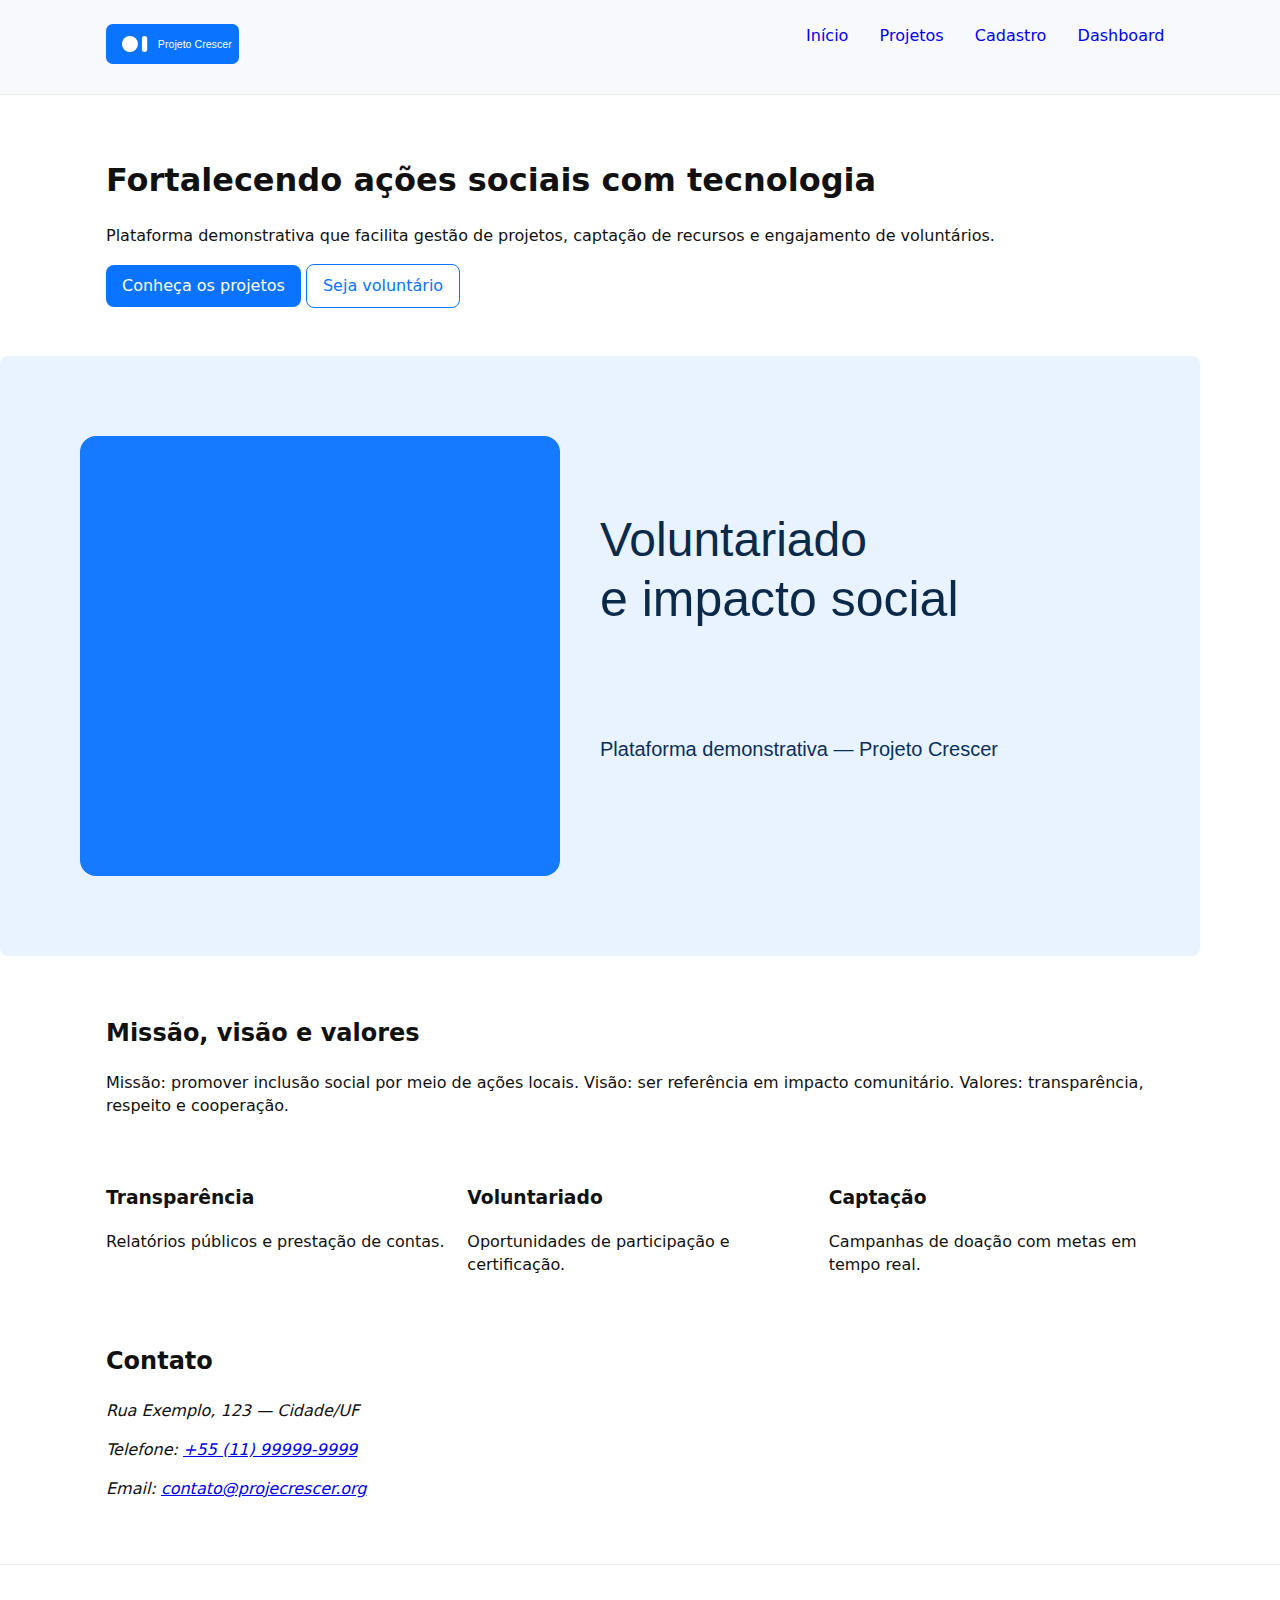
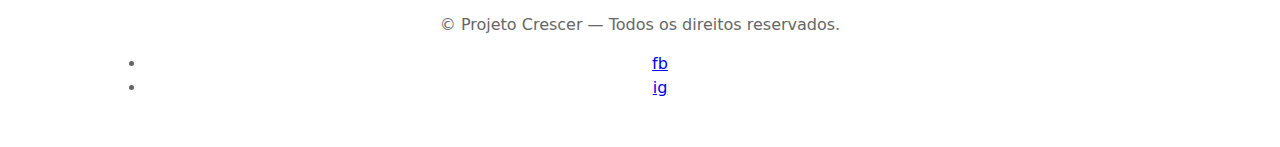
<file: index.html>
<!doctype html>
<html lang="pt-BR">
<head>
  <meta charset="utf-8" />
  <meta name="viewport" content="width=device-width,initial-scale=1" />
  <title>Projeto Crescer — Presença Digital Profissional</title>
  <meta name="description" content="Plataforma demonstrativa para gestão de ONGs: projetos, doações e voluntariado." />
  <link rel="stylesheet" href="css/style.css">
</head>
<body>
  <a class="skip-link" href="#main">Ir para o conteúdo</a>

  <header class="site-header" role="banner">
    <div class="container">
      <a href="index.html" class="brand" aria-label="Página inicial da ONG">
        <img src="images/logo.svg" alt="Projeto Crescer logo" class="logo" />
      </a>

      <nav class="main-nav" role="navigation" aria-label="Menu principal">
        <button id="navToggle" aria-expanded="false" aria-controls="menuList">Menu</button>
        <ul id="menuList" class="menu-list">
          <li><a href="index.html">Início</a></li>
          <li><a href="projetos.html">Projetos</a></li>
          <li><a href="cadastro.html">Cadastro</a></li>
          <li><a href="admin.html">Dashboard</a></li>
        </ul>
      </nav>
    </div>
  </header>

  <main id="main">
    <section class="hero" aria-labelledby="hero-title">
      <div class="container">
        <h1 id="hero-title">Fortalecendo ações sociais com tecnologia</h1>
        <p>Plataforma demonstrativa que facilita gestão de projetos, captação de recursos e engajamento de voluntários.</p>
        <p><a class="btn" href="projetos.html">Conheça os projetos</a> <a class="btn ghost" href="cadastro.html">Seja voluntário</a></p>
      </div>
      <picture>
        <source srcset="images/hero-800.svg 800w, images/hero-1200.svg 1200w" sizes="(max-width:600px) 100vw, 1200px">
        <img src="images/hero-800.svg" alt="Voluntários trabalhando em projeto comunitário" loading="lazy">
      </picture>
    </section>

    <section class="about" aria-labelledby="about-title">
      <div class="container">
        <h2 id="about-title">Missão, visão e valores</h2>
        <p>Missão: promover inclusão social por meio de ações locais. Visão: ser referência em impacto comunitário. Valores: transparência, respeito e cooperação.</p>
      </div>
    </section>

    <section class="highlights" aria-labelledby="highlights-title">
      <div class="container grid">
        <h2 id="highlights-title" class="sr-only">Destaques</h2>

        <article aria-labelledby="h1">
          <h3 id="h1">Transparência</h3>
          <p>Relatórios públicos e prestação de contas.</p>
        </article>

        <article aria-labelledby="h2">
          <h3 id="h2">Voluntariado</h3>
          <p>Oportunidades de participação e certificação.</p>
        </article>

        <article aria-labelledby="h3">
          <h3 id="h3">Captação</h3>
          <p>Campanhas de doação com metas em tempo real.</p>
        </article>
      </div>
    </section>

    <section id="contato" class="contact" aria-labelledby="contact-title">
      <div class="container">
        <h2 id="contact-title">Contato</h2>
        <address>
          <p>Rua Exemplo, 123 — Cidade/UF</p>
          <p>Telefone: <a href="tel:+551199999999">+55 (11) 99999-9999</a></p>
          <p>Email: <a href="mailto:contato@projecrescer.org">contato@projecrescer.org</a></p>
        </address>
      </div>
    </section>
  </main>

  <footer role="contentinfo">
    <div class="container">
      <p>&copy; <span id="year"></span> Projeto Crescer — Todos os direitos reservados.</p>
      <nav aria-label="Redes sociais">
        <ul class="socials">
          <li><a href="#" aria-label="Facebook">fb</a></li>
          <li><a href="#" aria-label="Instagram">ig</a></li>
        </ul>
      </nav>
    </div>
  </footer>

  <script src="js/main.js" defer></script>
</body>
</html>
</file>
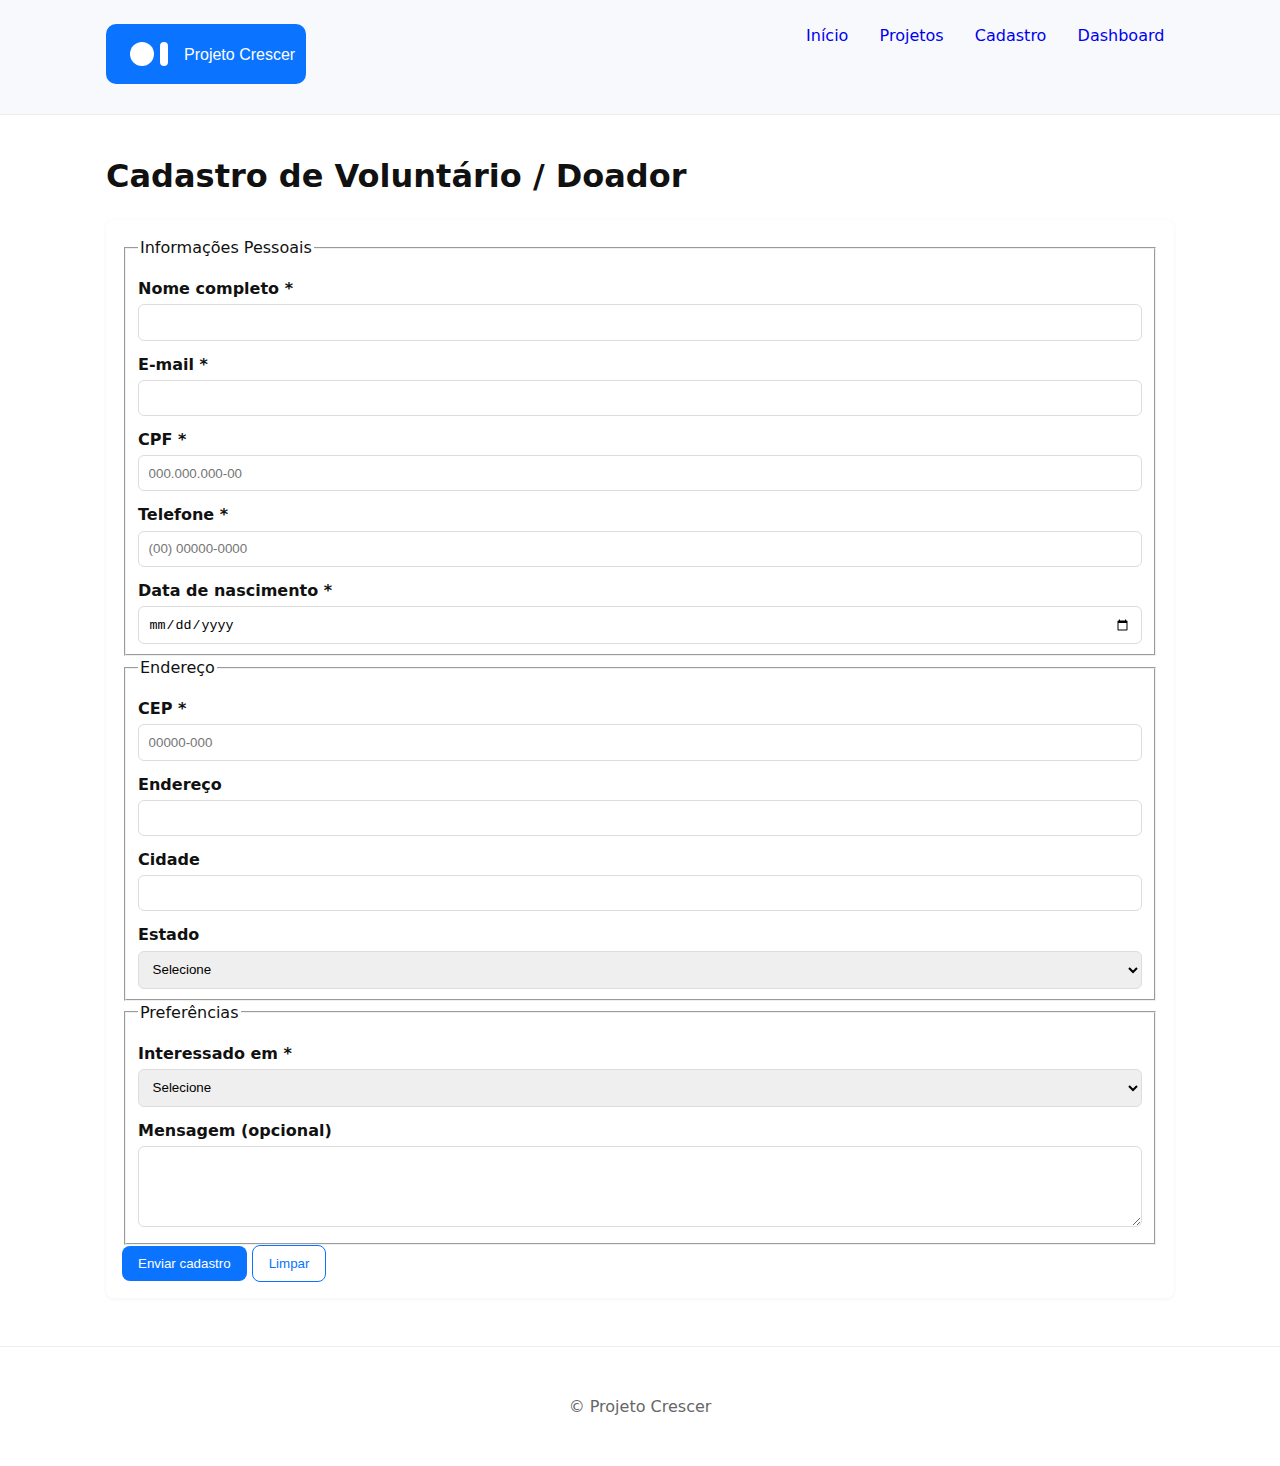
<file: cadastro.html>
<!doctype html>
<html lang="pt-BR">
<head>
  <meta charset="utf-8" />
  <meta name="viewport" content="width=device-width,initial-scale=1" />
  <title>Cadastro — Projeto Crescer</title>
  <meta name="description" content="Formulário de cadastro para voluntários e doadores." />
  <link rel="stylesheet" href="css/style.css">
</head>
<body>
  <a class="skip-link" href="#form">Ir para o formulário</a>
  <header class="site-header" role="banner">
    <div class="container">
      <a href="index.html" class="brand"><img src="images/logo.svg" alt=""></a>
      <nav class="main-nav" role="navigation">
        <ul class="menu-list">
          <li><a href="index.html">Início</a></li>
          <li><a href="projetos.html">Projetos</a></li>
          <li><a href="cadastro.html" aria-current="page">Cadastro</a></li>
          <li><a href="admin.html">Dashboard</a></li>
        </ul>
      </nav>
    </div>
  </header>

  <main>
    <section class="container">
      <h1>Cadastro de Voluntário / Doador</h1>
      <form id="registrationForm" action="#" method="post" novalidate aria-labelledby="form-title">
        <fieldset>
          <legend id="form-title">Informações Pessoais</legend>

          <label for="fullName">Nome completo *</label>
          <input id="fullName" name="fullName" type="text" required minlength="3" aria-required="true" />

          <label for="email">E-mail *</label>
          <input id="email" name="email" type="email" required aria-required="true" />

          <label for="cpf">CPF *</label>
          <input id="cpf" name="cpf" type="text" inputmode="numeric" placeholder="000.000.000-00" required aria-required="true" pattern="\d3\.\d3\.\d3-\d2" />

          <label for="phone">Telefone *</label>
          <input id="phone" name="phone" type="tel" inputmode="tel" placeholder="(00) 00000-0000" required aria-required="true" />

          <label for="birthdate">Data de nascimento *</label>
          <input id="birthdate" name="birthdate" type="date" required max="2007-12-31" />

        </fieldset>

        <fieldset>
          <legend>Endereço</legend>

          <label for="cep">CEP *</label>
          <input id="cep" name="cep" type="text" inputmode="numeric" placeholder="00000-000" required pattern="\d5-\d3" />

          <label for="address">Endereço</label>
          <input id="address" name="address" type="text" />

          <label for="city">Cidade</label>
          <input id="city" name="city" type="text" />

          <label for="state">Estado</label>
          <select id="state" name="state" aria-label="Estado">
            <option value="">Selecione</option>
            <option value="SP">SP</option>
            <option value="RJ">RJ</option>
            <option value="MG">MG</option>
          </select>
        </fieldset>

        <fieldset>
          <legend>Preferências</legend>

          <label for="role">Interessado em *</label>
          <select id="role" name="role" required>
            <option value="">Selecione</option>
            <option value="voluntario">Voluntariado</option>
            <option value="doador">Doação</option>
            <option value="parceiro">Parceria</option>
          </select>

          <label for="message">Mensagem (opcional)</label>
          <textarea id="message" name="message" rows="4"></textarea>
        </fieldset>

        <div class="form-actions">
          <button type="submit" class="btn">Enviar cadastro</button>
          <button type="reset" class="btn ghost">Limpar</button>
        </div>
      </form>
    </section>
  </main>

  <footer role="contentinfo">
    <div class="container">
      <p>&copy; <span id="year3"></span> Projeto Crescer</p>
    </div>
  </footer>

  <script src="js/main.js" defer></script>
</body>
</html>
</file>
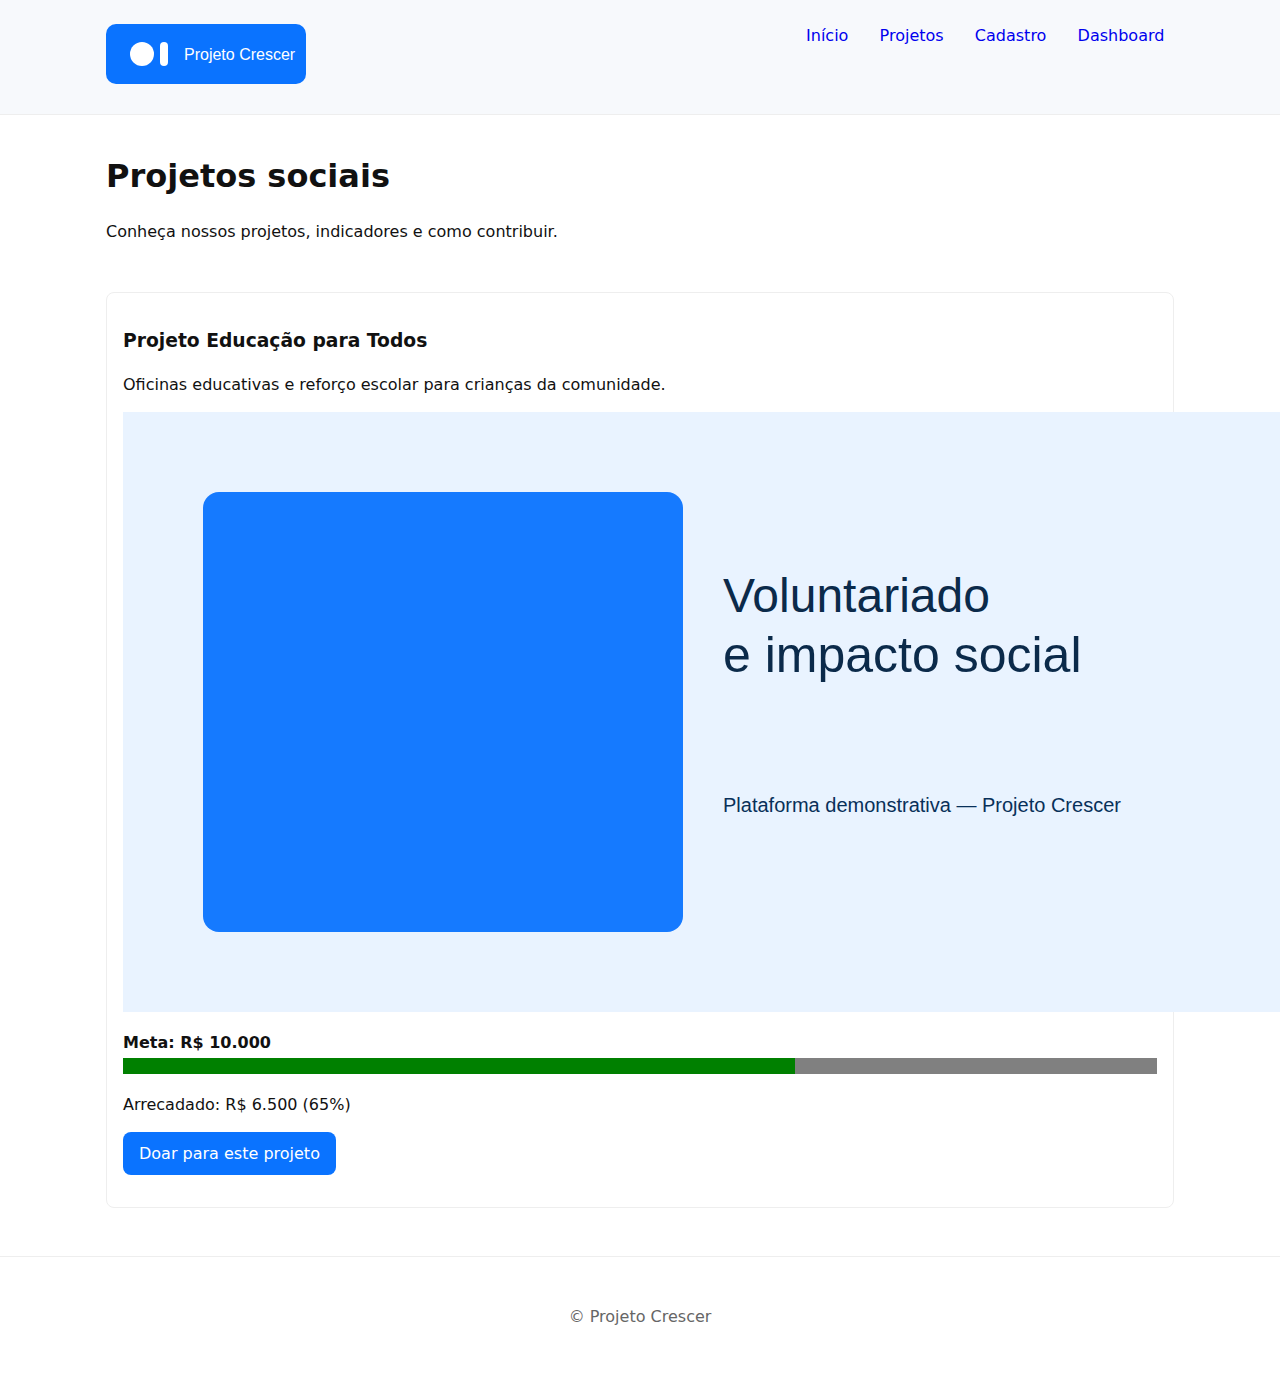
<file: projetos.html>
<!doctype html>
<html lang="pt-BR">
<head>
  <meta charset="utf-8" />
  <meta name="viewport" content="width=device-width,initial-scale=1" />
  <title>Projetos — Projeto Crescer</title>
  <meta name="description" content="Lista de projetos sociais: descrição, indicadores e metas de arrecadação." />
  <link rel="stylesheet" href="css/style.css">
</head>
<body>
  <a class="skip-link" href="#content">Ir para o conteúdo</a>
  <header class="site-header" role="banner">
    <div class="container">
      <a href="index.html" class="brand" aria-label="Página inicial"><img src="images/logo.svg" alt=""></a>
      <nav class="main-nav" role="navigation">
        <ul class="menu-list">
          <li><a href="index.html">Início</a></li>
          <li><a href="projetos.html" aria-current="page">Projetos</a></li>
          <li><a href="cadastro.html">Cadastro</a></li>
          <li><a href="admin.html">Dashboard</a></li>
        </ul>
      </nav>
    </div>
  </header>

  <main id="content">
    <section class="projects-intro container" aria-labelledby="projects-title">
      <h1 id="projects-title">Projetos sociais</h1>
      <p>Conheça nossos projetos, indicadores e como contribuir.</p>
    </section>

    <section class="projects-list container" aria-labelledby="list-title">
      <h2 id="list-title" class="sr-only">Listagem de projetos</h2>

      <article class="project-card" aria-labelledby="proj1">
        <h3 id="proj1">Projeto Educação para Todos</h3>
        <p>Oficinas educativas e reforço escolar para crianças da comunidade.</p>

        <div class="media">
          <img src="images/hero-800.svg" alt="Crianças em sala de aula" loading="lazy">
        </div>

        <div class="funding">
          <label for="goal1">Meta: R$ 10.000</label>
          <progress id="goal1" value="6500" max="10000">65%</progress>
          <p>Arrecadado: R$ 6.500 (65%)</p>
          <p><a class="btn" href="#">Doar para este projeto</a></p>
        </div>
      </article>

    </section>

  </main>

  <footer role="contentinfo">
    <div class="container">
      <p>&copy; <span id="year2"></span> Projeto Crescer</p>
    </div>
  </footer>

  <script src="js/main.js" defer></script>
</body>
</html>
</file>
<file: css/style.css>
:root{
  --max-width:1100px;
  --accent: #0a73ff;
  --muted:#666;
  --bg:#fff;
  --radius:12px;
  --gap:1rem;
  font-family: system-ui, -apple-system, "Segoe UI", Roboto, "Helvetica Neue", Arial;
}

*{box-sizing:border-box}
html,body{height:100%}
body{margin:0;background:var(--bg);color:#111;line-height:1.45;-webkit-font-smoothing:antialiased;}

.container{width:clamp(320px,92%,var(--max-width));margin:0 auto;padding:1rem;}

/* accessibility utilities */
.sr-only{position:absolute;width:1px;height:1px;padding:0;margin:-1px;overflow:hidden;clip:rect(0,0,0,0);border:0}
.skip-link{position:absolute;left:-999px;top:auto;opacity:0;transition:all .2s}
.skip-link:focus{left:1rem;top:1rem;opacity:1;background:#fff;padding:.5rem;border-radius:4px;z-index:1000}

/* Header */
.site-header{background:#f7f9fc;border-bottom:1px solid #eee;padding:.5rem 0}
.brand{display:inline-flex;align-items:center;gap:.5rem;text-decoration:none;color:inherit}
.logo{height:40px}
.main-nav{float:right}
.menu-list{list-style:none;padding:0;margin:0;display:flex;gap:.75rem}
.menu-list a{text-decoration:none;padding:.5rem .6rem;border-radius:6px}
.menu-list a:focus, .menu-list a:hover{background:#eef4ff}

/* Hero */
.hero{padding:1.5rem 0;display:grid;gap:1rem}
.hero img{max-width:100%;border-radius:8px;display:block}

/* Grid */
.grid{display:grid;grid-template-columns:repeat(1,1fr);gap:1rem}
@media(min-width:700px){.grid{grid-template-columns:repeat(3,1fr)}}

/* Buttons */
.btn{display:inline-block;padding:.6rem 1rem;border-radius:8px;background:var(--accent);color:#fff;text-decoration:none;border:0}
.btn.ghost{background:transparent;color:var(--accent);border:1px solid var(--accent)}

/* Forms */
form{background:#fff;padding:1rem;border-radius:8px;box-shadow:0 1px 4px rgba(0,0,0,.05)}
label{display:block;margin-top:.75rem;font-weight:600}
input,select,textarea{width:100%;padding:.6rem;border:1px solid #ddd;border-radius:6px;margin-top:.25rem}
input:focus,textarea:focus,select:focus{outline:3px solid rgba(10,115,255,.15);border-color:var(--accent)}

/* Project card and progress */
.project-card{background:#fff;padding:1rem;border-radius:8px;border:1px solid #eee}
progress{width:100%;height:1rem;border-radius:8px}

/* Footer */
footer{border-top:1px solid #eee;padding:1rem 0;margin-top:2rem;text-align:center;color:var(--muted)}

/* Desktop nav toggle hidden on larger screens */
#navToggle{display:inline-block}
@media(min-width:700px){#navToggle{display:none}}
</file>
